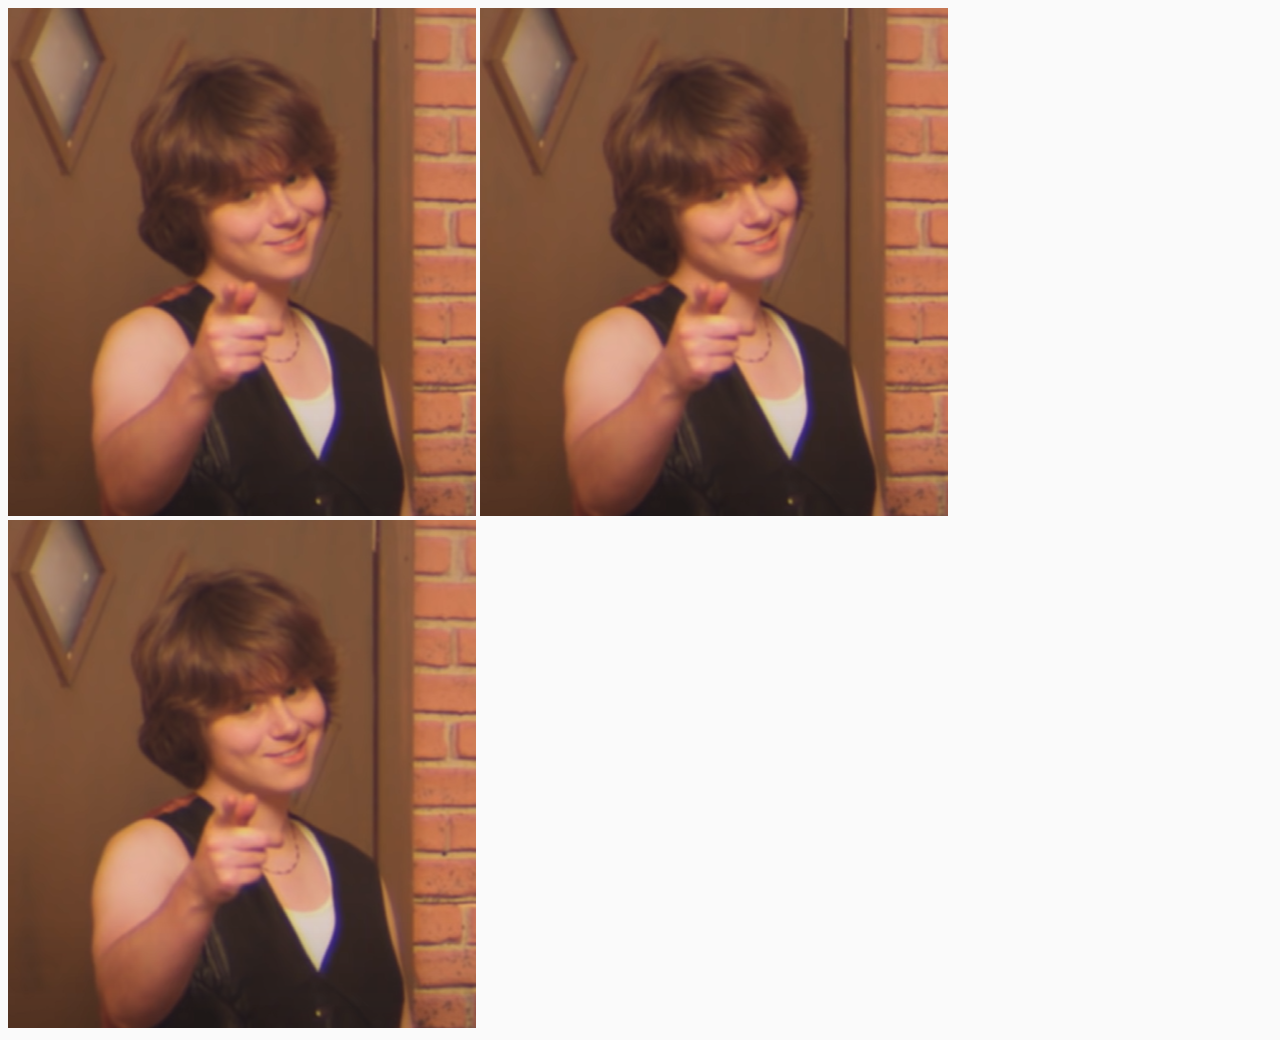
<file: HTML/index.html>
<!DOCTYPE html>

<html lang="ro">

    <head>
        <title>INSTAgrame</title>

        <meta name="viewport" content="width=device-width, initial-scale=1.0"/>

        <meta charset="UTF-8"/>

        <meta name="author" content="Denis"/>

        <link rel="stylesheet" type="text/css" href="../CSS/style.css"/>
        <script src="../Javascript/clickOnImage.js"></script>
    </head>

    <body>
        <img src="../Images/Profile/toomanycooks.png" onclick="openImage()" alt="image" id="image1">

        <img src="../Images/Profile/toomanycooks.png" onclick="openImage()" alt="image" id="image2">

        <img src="../Images/Profile/toomanycooks.png" onclick="openImage()" alt="image" id="image3">

        <div id="frameDivID" class="frameDiv">
            <div class="frameDivChild">
                <div class="mainDisplay">
                    <div class="mainDisplayFlex">
                        <div style="height: 100%; width: 55%; border-right: solid black 1.5px;">
                            <img src="../Images/Profile/toomanycooks.png" alt="toomanycooks" style="width: 100%; height: 100%;">
                        </div>

                        <div class="rightColumn">
                            <div style="display: flex; height: 6%; margin-top: 10px; padding-bottom: 10px; border-bottom: solid rgb(185, 185, 185) 1px;">
                                <div style="height: 100%; width: 10%; margin-left: 10px;">
                                    <a href="">
                                        <img src="../Images/Profile/toomanycooksmini.png" width="100%" height="100%">
                                    </a>
                                </div>

                                <div style="height: 100%; width: 80%;">
                                    <div style="position: relative; top: 25%; display: inline; font-weight: bold; margin-left: 20px; height: 100%; width: 100%;">
                                        <a href="" style="color: black; text-decoration: none;">cringanu_denis</a>
                                    </div>
                                </div>

                                <div style="height: 100%; width: 10%; margin-right: 10px;">
                                    <img src="../Images/Icons/moreButton.png" width="100%" height="100%">
                                </div>
                            </div>

                            <div style="height: 72%; width: 100%; display: flex; flex-direction: column; margin-left: 10px;">
                                
                                <div style="display: flex; flex-direction: row; width: 100%; height: 10%; padding-top: 15px; padding-bottom: 7.5px;">
                                    <div style="height: 100%; width: 8%;">
                                        <img src="../Images/Profile/toomanycooksmini.png" style="width: 100%; height: 80%;">
                                    </div>

                                    <div style="height: 100%; width: 92%; display: flex; flex-direction: column; margin-left: 20px;">
                                        <div style="width: 100%; height: 100%; display: flex; flex-direction: row;">
                                            <div style="width: 27.5%; height: 100%; font-weight: bold;">
                                                <a href="" style="text-decoration: none; color: black;">cringanu_denis</a>
                                            </div>

                                            <div style="width: 77.5%; height: 100%; ">
                                                Eram mai mic aici
                                            </div>
                                        </div>

                                        <div style="font-size: 14px; color: rgb(105, 105, 105); margin-top: 5px;">
                                            2 sapt.
                                        </div>
                                    </div>
                                </div>


                                <div style="display: flex; flex-direction: row; width: 100%; height: 10%; padding-top: 15px; padding-bottom: 7.5px;">
                                    <div style="height: 100%; width: 8%;">
                                        <img src="../Images/Profile/toomanycooksmini.png" style="width: 100%; height: 80%;">
                                    </div>

                                    <div style="height: 100%; width: 92%; display: flex; flex-direction: column; margin-left: 20px;">
                                        <div style="width: 100%; height: 100%; display: flex; flex-direction: row;">
                                            <div style="width: 27.5%; height: 100%; font-weight: bold;">
                                                <a href="" style="text-decoration: none; color: black;">cristea_petru</a>
                                            </div>

                                            <div style="width: 77.5%; height: 100%; ">
                                                Nu erai mic, erai doar prost!
                                            </div>
                                        </div>

                                        <div style="font-size: 14px; color: rgb(105, 105, 105); margin-top: 5px;">
                                            2 sapt.&nbsp;&nbsp;<b>Raspunde</b>
                                        </div>
                                    </div>
                                </div>


                            </div>

                            <div style="display: flex; flex-direction: row; height: 4%; border-top: solid rgb(185, 185, 185) 1px; padding-top: 5px; padding-bottom: 5px;">
                                <div style="width: 90%; height: 100%;">
                                    <div style="height: 100%; width: 100%; margin: 0px 0px 0px 10px;">
                                        <img src="../Images/Icons/likeIcon.png" style="width: 7%; height: 100%; margin-right: 10px;">
                                        <img src="../Images/Icons/commentIcon.png" style="width: 7%; height: 100%; margin-right: 10px;">
                                        <img src="../Images/Icons/sentIcon.png" style="width: 7%; height: 100%;">
                                    </div>
                                </div>

                                <div style="width: 10%; height: 100%;">
                                    <img src="../Images/Icons/bookmarkIcon.png" style="width: 100%; height: 100%;">
                                </div>
                            </div>

                            <div style="border-bottom: solid rgb(185, 185, 185) 1px;; display: flex; flex-direction: column; height: 11%;">
                                <div style="display: flex; flex-direction: row; width: 100%; height: 70%; margin-left: 10px; margin-top: 10px; font-family: Georgia, serif;">
                                    <div style="width: 20%; padding-bottom: 15px;">
                                        <img src="../Images/Profile/tmcc.png" style="position: relative; right: -30%; height: 100%; width: 25%;">
                                        <img src="../Images/Profile/tmcc.png" style="position: relative; right: 15%; height: 100%; width: 25%;">
                                        <img src="../Images/Profile/tmcc.png" style="position: relative; right: 60%; height: 100%; width: 25%;">
                                    </div>

                                    <div style="width: 80%; position: relative; left: -20px; top: 5px;">
                                        Apreciat de mine
                                    </div>
                                </div>

                                <div style="width: 100%; height: 30%; color: rgb(105, 105, 105); margin-left: 10px; font-size: 12px; position: relative; top: -5px;">
                                    13 IUNIE 2020
                                </div>
                            </div>

                            <div style="display: flex; flex-direction: row; height: 7%; margin-left: 10px; padding-top: 10px; padding-bottom: 10px;">
                                <div style="height: 100%; width: 10%;">
                                    <img src="../Images/Icons/emojiIcon.png" style="height: 100%; width: 100%;">
                                </div>

                                <div style="height: 100%; width: 70%;">
                                    <input type="text" style="height: 90%; width: 98%; border: none; font-size: 20px;" placeholder="Adauga un comentariu">
                                </div>

                                <div style="height: 100%; width: 20%; font-size: 20px; padding-top: 10px; color: rgb(2, 150, 150);">
                                    Posteaza
                                </div>
                            </div>
                        </div>
                    </div>
                </div>
                
            </div>

            <div class="exitButton">
                <img src="../Images/Icons/closeIcon.png" onclick="closeImage()" style="width: 100%; height: 100%;">
            </div>
        </div>
    </body>

</html>
</file>
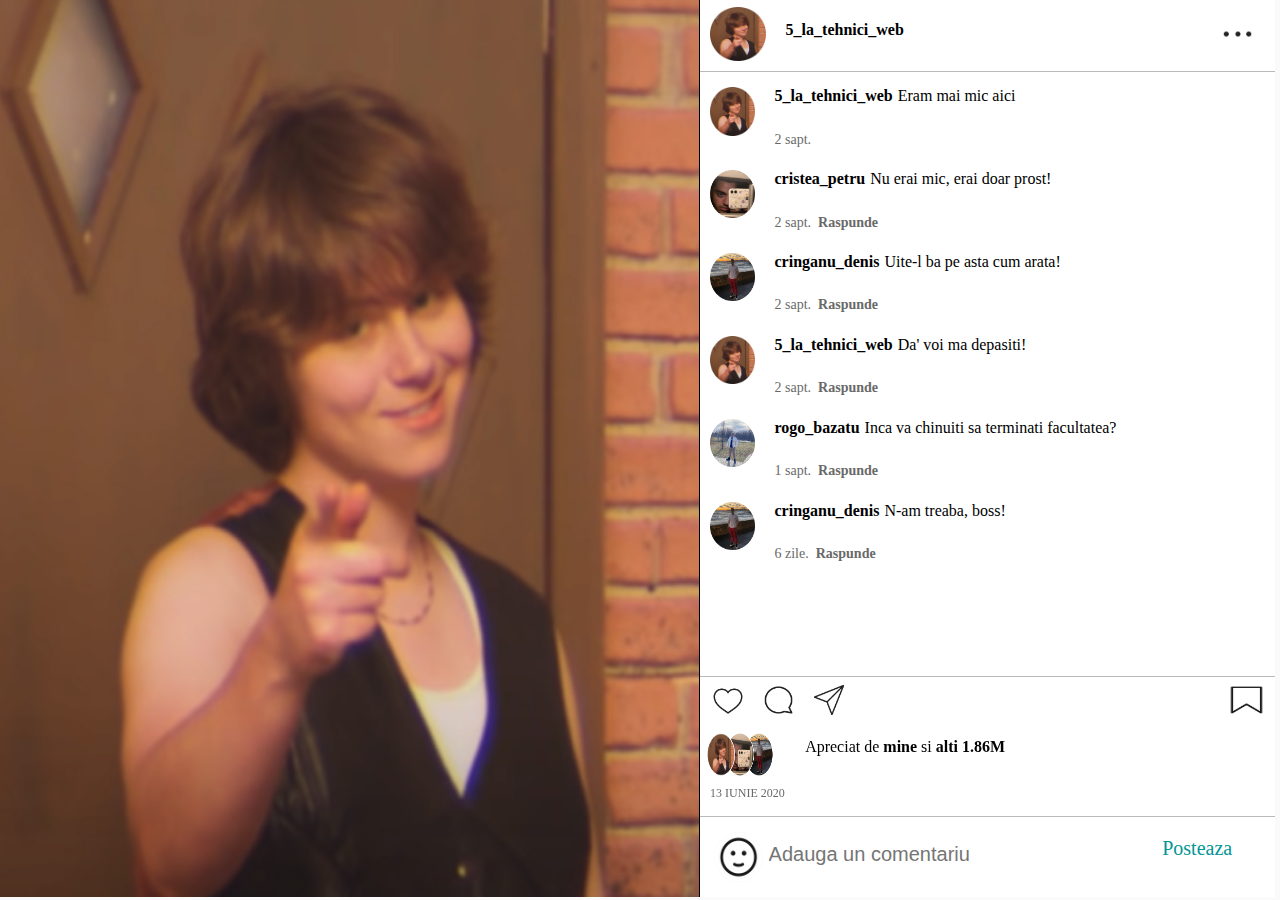
<file: HTML/1stPhoto.html>
<!DOCTYPE html>

<html lang="ro">

    <head>
        <title>INSTAgrame</title>

        <meta name="viewport" content="width=device-width, initial-scale=1.0"/>

        <meta charset="UTF-8"/>

        <meta name="author" content="Denis"/>

        <link rel="stylesheet" type="text/css" href="../CSS/style.css"/>
    </head>

    <body>
        <div style="width: 100vw; height: 100vh; position: fixed; margin-left: -1vw; margin-top: -1.2vh;">
            <div class="mainDisplayFlex">
                <div style="height: 100%; width: 55%; border-right: solid black 2px;">
                    <img src="../Images/Profile/toomanycooks.png" alt="toomanycooks" style="width: 100.1%; height: 100%;">
                </div>

                <div class="rightColumn">
                    <div style="display: flex; height: 6%; margin-top: 10px; padding-bottom: 10px; border-bottom: solid rgb(185, 185, 185) 1px;">
                        <div style="height: 100%; width: 10%; margin-left: 10px;">
                            <a href="">
                                <img src="../Images/Profile/toomanycooksmini.png" width="100%" height="100%">
                            </a>
                        </div>

                        <div style="height: 100%; width: 80%;">
                            <div style="position: relative; top: 25%; display: inline; font-weight: bold; margin-left: 20px; height: 100%; width: 100%;">
                                <a href="" style="color: black; text-decoration: none;">5_la_tehnici_web</a>
                            </div>
                        </div>

                        <div style="height: 100%; width: 10%; margin-right: 10px;">
                            <img src="../Images/Icons/moreButton.png" width="100%" height="100%">
                        </div>
                    </div>

                    <div style="height: 72%; width: 100%; display: flex; flex-direction: column; margin-left: 10px;">
                        
                        <div style="display: flex; flex-direction: row; width: 100%; height: 10%; padding-top: 15px; padding-bottom: 7.5px;">
                            <div style="height: 100%; width: 8%;">
                                <img src="../Images/Profile/toomanycooksmini.png" style="width: 100%; height: 80%;">
                            </div>

                            <div style="height: 100%; width: 92%; display: flex; flex-direction: column; margin-left: 20px;">
                                <div style="width: 100%; height: 100%; display: flex; flex-direction: row;">
                                    <div style="height: 100%; font-weight: bold; margin-right: 5px;">
                                        <a href="" style="text-decoration: none; color: black;">5_la_tehnici_web</a>
                                    </div>

                                    <div style="height: 100%; ">
                                        Eram mai mic aici
                                    </div>
                                </div>

                                <div style="font-size: 14px; color: rgb(105, 105, 105); margin-top: 5px;">
                                    2 sapt.
                                </div>
                            </div>
                        </div>


                        <div style="display: flex; flex-direction: row; width: 100%; height: 10%; padding-top: 15px; padding-bottom: 7.5px;">
                            <div style="height: 100%; width: 8%;">
                                <img src="../Images/Profile/cristea_petru.png" style="width: 100%; height: 80%;">
                            </div>

                            <div style="height: 100%; width: 92%; display: flex; flex-direction: column; margin-left: 20px;">
                                <div style="width: 100%; height: 100%; display: flex; flex-direction: row;">
                                    <div style="height: 100%; font-weight: bold; margin-right: 5px;">
                                        <a href="" style="text-decoration: none; color: black;">cristea_petru</a>
                                    </div>

                                    <div style="height: 100%;">
                                        Nu erai mic, erai doar prost!
                                    </div>
                                </div>

                                <div style="font-size: 14px; color: rgb(105, 105, 105); margin-top: 5px;">
                                    2 sapt.&nbsp;&nbsp;<b>Raspunde</b>
                                </div>
                            </div>
                        </div>

                        <div style="display: flex; flex-direction: row; width: 100%; height: 10%; padding-top: 15px; padding-bottom: 7.5px;">
                            <div style="height: 100%; width: 8%;">
                                <img src="../Images/Profile/cringanu_denis.png" style="width: 100%; height: 80%;">
                            </div>

                            <div style="height: 100%; width: 92%; display: flex; flex-direction: column; margin-left: 20px;">
                                <div style="width: 100%; height: 100%; display: flex; flex-direction: row;">
                                    <div style="height: 100%; font-weight: bold; margin-right: 5px;">
                                        <a href="" style="text-decoration: none; color: black;">cringanu_denis</a>
                                    </div>

                                    <div style="height: 100%;">
                                        Uite-l ba pe asta cum arata!
                                    </div>
                                </div>

                                <div style="font-size: 14px; color: rgb(105, 105, 105); margin-top: 5px;">
                                    2 sapt.&nbsp;&nbsp;<b>Raspunde</b>
                                </div>
                            </div>
                        </div>

                        <div style="display: flex; flex-direction: row; width: 100%; height: 10%; padding-top: 15px; padding-bottom: 7.5px;">
                            <div style="height: 100%; width: 8%;">
                                <img src="../Images/Profile/toomanycooksmini.png" style="width: 100%; height: 80%;">
                            </div>

                            <div style="height: 100%; width: 92%; display: flex; flex-direction: column; margin-left: 20px;">
                                <div style="width: 100%; height: 100%; display: flex; flex-direction: row;">
                                    <div style="height: 100%; font-weight: bold; margin-right: 5px;">
                                        <a href="" style="text-decoration: none; color: black;">5_la_tehnici_web</a>
                                    </div>

                                    <div style="height: 100%;">
                                        Da' voi ma depasiti!
                                    </div>
                                </div>

                                <div style="font-size: 14px; color: rgb(105, 105, 105); margin-top: 5px;">
                                    2 sapt.&nbsp;&nbsp;<b>Raspunde</b>
                                </div>
                            </div>
                        </div>

                        <div style="display: flex; flex-direction: row; width: 100%; height: 10%; padding-top: 15px; padding-bottom: 7.5px;">
                            <div style="height: 100%; width: 8%;">
                                <img src="../Images/Profile/rogo.png" style="width: 100%; height: 80%;">
                            </div>

                            <div style="height: 100%; width: 92%; display: flex; flex-direction: column; margin-left: 20px;">
                                <div style="width: 100%; height: 100%; display: flex; flex-direction: row;">
                                    <div style="height: 100%; font-weight: bold; margin-right: 5px;">
                                        <a href="" style="text-decoration: none; color: black;">rogo_bazatu</a>
                                    </div>

                                    <div style="height: 100%;">
                                        Inca va chinuiti sa terminati facultatea?
                                    </div>
                                </div>

                                <div style="font-size: 14px; color: rgb(105, 105, 105); margin-top: 5px;">
                                    1 sapt.&nbsp;&nbsp;<b>Raspunde</b>
                                </div>
                            </div>
                        </div>

                        <div style="display: flex; flex-direction: row; width: 100%; height: 10%; padding-top: 15px; padding-bottom: 7.5px;">
                            <div style="height: 100%; width: 8%;">
                                <img src="../Images/Profile/cringanu_denis.png" style="width: 100%; height: 80%;">
                            </div>

                            <div style="height: 100%; width: 92%; display: flex; flex-direction: column; margin-left: 20px;">
                                <div style="width: 100%; height: 100%; display: flex; flex-direction: row;">
                                    <div style="height: 100%; font-weight: bold; margin-right: 5px;">
                                        <a href="" style="text-decoration: none; color: black;">cringanu_denis</a>
                                    </div>

                                    <div style="height: 100%;">
                                        N-am treaba, boss!
                                    </div>
                                </div>

                                <div style="font-size: 14px; color: rgb(105, 105, 105); margin-top: 5px;">
                                    6 zile.&nbsp;&nbsp;<b>Raspunde</b>
                                </div>
                            </div>
                        </div>

                    </div>

                    <div style="display: flex; flex-direction: row; height: 4%; border-top: solid rgb(185, 185, 185) 1px; padding-top: 5px; padding-bottom: 5px;">
                        <div style="width: 90%; height: 100%;">
                            <div style="height: 100%; width: 100%; margin: 0px 0px 0px 10px;">
                                <img src="../Images/Icons/likeIcon.png" style="width: 7%; height: 100%; margin-right: 10px;">
                                <img src="../Images/Icons/commentIcon.png" style="width: 7%; height: 100%; margin-right: 10px;">
                                <img src="../Images/Icons/sentIcon.png" style="width: 7%; height: 100%;">
                            </div>
                        </div>

                        <div style="width: 10%; height: 100%;">
                            <img src="../Images/Icons/bookmarkIcon.png" style="width: 100%; height: 100%;">
                        </div>
                    </div>

                    <div style="border-bottom: solid rgb(185, 185, 185) 1px;; display: flex; flex-direction: column; height: 11%;">
                        <div style="display: flex; flex-direction: row; width: 100%; height: 70%; margin-left: 10px; margin-top: 10px; font-family: Georgia, serif;">
                            <div style="width: 20%; padding-bottom: 15px;">
                                <img src="../Images/Profile/cringanu_denis_white.png" style="position: relative; right: -30%; height: 100%; width: 25%;">
                                <img src="../Images/Profile/cristea_petru_white.png" style="position: relative; right: 15%; height: 100%; width: 25%;">
                                <img src="../Images/Profile/tmcc.png" style="position: relative; right: 60%; height: 100%; width: 25%;">
                            </div>

                            <div style="width: 80%; position: relative; left: -20px; top: 5px;">
                                Apreciat de <b>mine</b> si <b>alti 1.86M</b>
                            </div>
                        </div>

                        <div style="width: 100%; height: 30%; color: rgb(105, 105, 105); margin-left: 10px; font-size: 12px; position: relative; top: -5px;">
                            13 IUNIE 2020
                        </div>
                    </div>

                    <div style="display: flex; flex-direction: row; height: 7%; margin-left: 10px; padding-top: 10px; padding-bottom: 10px;">
                        <div style="height: 100%; width: 10%;">
                            <img src="../Images/Icons/emojiIcon.png" style="height: 100%; width: 100%;">
                        </div>

                        <div style="height: 100%; width: 70%;">
                            <input type="text" style="height: 90%; width: 98%; border: none; font-size: 20px;" placeholder="Adauga un comentariu">
                        </div>

                        <div style="height: 100%; width: 20%; font-size: 20px; padding-top: 10px; color: rgb(2, 150, 150);">
                            Posteaza
                        </div>
                    </div>
                </div>
            </div>
        </div>

    </body>

</html>
</file>
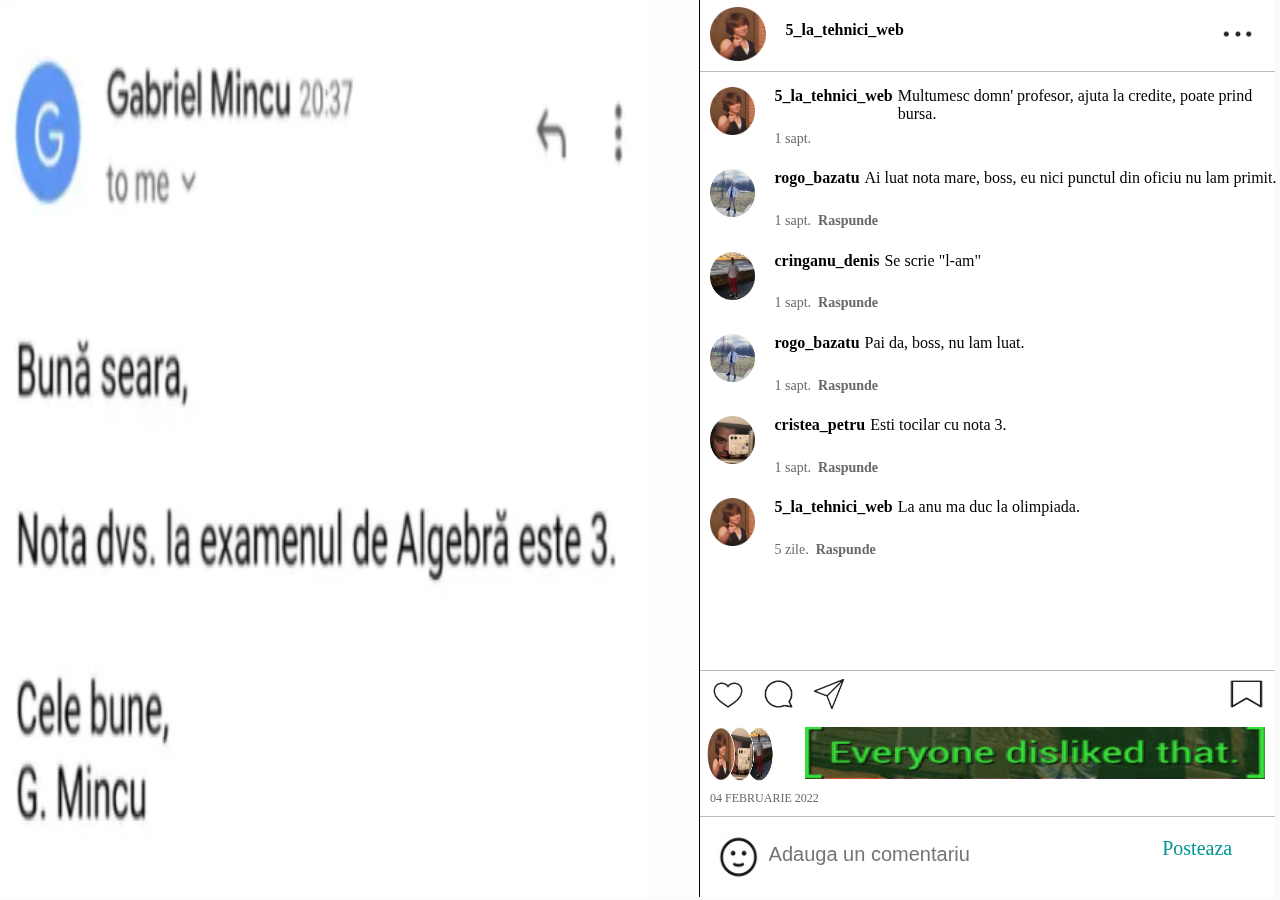
<file: HTML/2ndPhoto.html>
<!DOCTYPE html>

<html lang="ro">

    <head>
        <title>INSTAgrame</title>

        <meta name="viewport" content="width=device-width, initial-scale=1.0"/>

        <meta charset="UTF-8"/>

        <meta name="author" content="Denis"/>

        <link rel="stylesheet" type="text/css" href="../CSS/style.css"/>
    </head>

    <body>
        <div style="width: 100vw; height: 100vh; position: fixed; margin-left: -1vw; margin-top: -1.2vh;">
            <div class="mainDisplayFlex">
                <div style="height: 100%; width: 55%; border-right: solid black 2px;">
                    <img src="../Images/Post/restanta.png" alt="toomanycooks" style="width: 100.1%; height: 100%;">
                </div>

                <div class="rightColumn">
                    <div style="display: flex; height: 6%; margin-top: 10px; padding-bottom: 10px; border-bottom: solid rgb(185, 185, 185) 1px;">
                        <div style="height: 100%; width: 10%; margin-left: 10px;">
                            <a href="">
                                <img src="../Images/Profile/toomanycooksmini.png" width="100%" height="100%">
                            </a>
                        </div>

                        <div style="height: 100%; width: 80%;">
                            <div style="position: relative; top: 25%; display: inline; font-weight: bold; margin-left: 20px; height: 100%; width: 100%;">
                                <a href="" style="color: black; text-decoration: none;">5_la_tehnici_web</a>
                            </div>
                        </div>

                        <div style="height: 100%; width: 10%; margin-right: 10px;">
                            <img src="../Images/Icons/moreButton.png" width="100%" height="100%">
                        </div>
                    </div>

                    <div style="height: 72%; width: 100%; display: flex; flex-direction: column; margin-left: 10px;">
                        
                        <div style="display: flex; flex-direction: row; width: 100%; height: 10%; padding-top: 15px; padding-bottom: 7.5px;">
                            <div style="height: 100%; width: 8%;">
                                <img src="../Images/Profile/toomanycooksmini.png" style="width: 100%; height: 80%;">
                            </div>

                            <div style="height: 100%; width: 92%; display: flex; flex-direction: column; margin-left: 20px;">
                                <div style="width: 100%; height: 100%; display: flex; flex-direction: row;">
                                    <div style="height: 100%; font-weight: bold; margin-right: 5px;">
                                        <a href="" style="text-decoration: none; color: black;">5_la_tehnici_web</a>
                                    </div>

                                    <div style="height: 100%; ">
                                        Multumesc domn' profesor, ajuta la credite, poate prind bursa.
                                    </div>
                                </div>

                                <div style="font-size: 14px; color: rgb(105, 105, 105); margin-top: 5px;">
                                    1 sapt.
                                </div>
                            </div>
                        </div>


                        <div style="display: flex; flex-direction: row; width: 100%; height: 10%; padding-top: 15px; padding-bottom: 7.5px;">
                            <div style="height: 100%; width: 8%;">
                                <img src="../Images/Profile/rogo.png" style="width: 100%; height: 80%;">
                            </div>

                            <div style="height: 100%; width: 92%; display: flex; flex-direction: column; margin-left: 20px;">
                                <div style="width: 100%; height: 100%; display: flex; flex-direction: row;">
                                    <div style="height: 100%; font-weight: bold; margin-right: 5px;">
                                        <a href="" style="text-decoration: none; color: black;">rogo_bazatu</a>
                                    </div>

                                    <div style="height: 100%;">
                                        Ai luat nota mare, boss, eu nici punctul din oficiu nu lam primit.
                                    </div>
                                </div>

                                <div style="font-size: 14px; color: rgb(105, 105, 105); margin-top: 5px;">
                                    1 sapt.&nbsp;&nbsp;<b>Raspunde</b>
                                </div>
                            </div>
                        </div>

                        <div style="display: flex; flex-direction: row; width: 100%; height: 10%; padding-top: 15px; padding-bottom: 7.5px;">
                            <div style="height: 100%; width: 8%;">
                                <img src="../Images/Profile/cringanu_denis.png" style="width: 100%; height: 80%;">
                            </div>

                            <div style="height: 100%; width: 92%; display: flex; flex-direction: column; margin-left: 20px;">
                                <div style="width: 100%; height: 100%; display: flex; flex-direction: row;">
                                    <div style="height: 100%; font-weight: bold; margin-right: 5px;">
                                        <a href="" style="text-decoration: none; color: black;">cringanu_denis</a>
                                    </div>

                                    <div style="height: 100%;">
                                        Se scrie "l-am"
                                    </div>
                                </div>

                                <div style="font-size: 14px; color: rgb(105, 105, 105); margin-top: 5px;">
                                    1 sapt.&nbsp;&nbsp;<b>Raspunde</b>
                                </div>
                            </div>
                        </div>

                        <div style="display: flex; flex-direction: row; width: 100%; height: 10%; padding-top: 15px; padding-bottom: 7.5px;">
                            <div style="height: 100%; width: 8%;">
                                <img src="../Images/Profile/rogo.png" style="width: 100%; height: 80%;">
                            </div>

                            <div style="height: 100%; width: 92%; display: flex; flex-direction: column; margin-left: 20px;">
                                <div style="width: 100%; height: 100%; display: flex; flex-direction: row;">
                                    <div style="height: 100%; font-weight: bold; margin-right: 5px;">
                                        <a href="" style="text-decoration: none; color: black;">rogo_bazatu</a>
                                    </div>

                                    <div style="height: 100%;">
                                        Pai da, boss, nu lam luat.
                                    </div>
                                </div>

                                <div style="font-size: 14px; color: rgb(105, 105, 105); margin-top: 5px;">
                                    1 sapt.&nbsp;&nbsp;<b>Raspunde</b>
                                </div>
                            </div>
                        </div>

                        <div style="display: flex; flex-direction: row; width: 100%; height: 10%; padding-top: 15px; padding-bottom: 7.5px;">
                            <div style="height: 100%; width: 8%;">
                                <img src="../Images/Profile/cristea_petru.png" style="width: 100%; height: 80%;">
                            </div>

                            <div style="height: 100%; width: 92%; display: flex; flex-direction: column; margin-left: 20px;">
                                <div style="width: 100%; height: 100%; display: flex; flex-direction: row;">
                                    <div style="height: 100%; font-weight: bold; margin-right: 5px;">
                                        <a href="" style="text-decoration: none; color: black;">cristea_petru</a>
                                    </div>

                                    <div style="height: 100%;">
                                        Esti tocilar cu nota 3.
                                    </div>
                                </div>

                                <div style="font-size: 14px; color: rgb(105, 105, 105); margin-top: 5px;">
                                    1 sapt.&nbsp;&nbsp;<b>Raspunde</b>
                                </div>
                            </div>
                        </div>

                        <div style="display: flex; flex-direction: row; width: 100%; height: 10%; padding-top: 15px; padding-bottom: 7.5px;">
                            <div style="height: 100%; width: 8%;">
                                <img src="../Images/Profile/toomanycooksmini.png" style="width: 100%; height: 80%;">
                            </div>

                            <div style="height: 100%; width: 92%; display: flex; flex-direction: column; margin-left: 20px;">
                                <div style="width: 100%; height: 100%; display: flex; flex-direction: row;">
                                    <div style="height: 100%; font-weight: bold; margin-right: 5px;">
                                        <a href="" style="text-decoration: none; color: black;">5_la_tehnici_web</a>
                                    </div>

                                    <div style="height: 100%;">
                                        La anu ma duc la olimpiada.
                                    </div>
                                </div>

                                <div style="font-size: 14px; color: rgb(105, 105, 105); margin-top: 5px;">
                                    5 zile.&nbsp;&nbsp;<b>Raspunde</b>
                                </div>
                            </div>
                        </div>

                    </div>

                    <div style="display: flex; flex-direction: row; height: 4%; border-top: solid rgb(185, 185, 185) 1px; padding-top: 5px; padding-bottom: 5px;">
                        <div style="width: 90%; height: 100%;">
                            <div style="height: 100%; width: 100%; margin: 0px 0px 0px 10px;">
                                <img src="../Images/Icons/likeIcon.png" style="width: 7%; height: 100%; margin-right: 10px;">
                                <img src="../Images/Icons/commentIcon.png" style="width: 7%; height: 100%; margin-right: 10px;">
                                <img src="../Images/Icons/sentIcon.png" style="width: 7%; height: 100%;">
                            </div>
                        </div>

                        <div style="width: 10%; height: 100%;">
                            <img src="../Images/Icons/bookmarkIcon.png" style="width: 100%; height: 100%;">
                        </div>
                    </div>

                    <div style="border-bottom: solid rgb(185, 185, 185) 1px;; display: flex; flex-direction: column; height: 11%;">
                        <div style="display: flex; flex-direction: row; width: 100%; height: 70%; margin-left: 10px; margin-top: 10px; font-family: Georgia, serif;">
                            <div style="width: 20%; padding-bottom: 15px;">
                                <img src="../Images/Profile/cringanu_denis_white.png" style="position: relative; right: -30%; height: 100%; width: 25%;">
                                <img src="../Images/Profile/cristea_petru_white.png" style="position: relative; right: 15%; height: 100%; width: 25%;">
                                <img src="../Images/Profile/tmcc.png" style="position: relative; right: 60%; height: 100%; width: 25%;">
                            </div>

                            <div style="width: 80%; position: relative; left: -20px; top: 0px;">
                                <img src="../Images/Post/cover6.jpg" width="100%" height="75%">
                            </div>
                        </div>

                        <div style="width: 100%; height: 30%; color: rgb(105, 105, 105); margin-left: 10px; font-size: 12px; position: relative; top: -5px;">
                            04 FEBRUARIE 2022
                        </div>
                    </div>

                    <div style="display: flex; flex-direction: row; height: 7%; margin-left: 10px; padding-top: 10px; padding-bottom: 10px;">
                        <div style="height: 100%; width: 10%;">
                            <img src="../Images/Icons/emojiIcon.png" style="height: 100%; width: 100%;">
                        </div>

                        <div style="height: 100%; width: 70%;">
                            <input type="text" style="height: 90%; width: 98%; border: none; font-size: 20px;" placeholder="Adauga un comentariu">
                        </div>

                        <div style="height: 100%; width: 20%; font-size: 20px; padding-top: 10px; color: rgb(2, 150, 150);">
                            Posteaza
                        </div>
                    </div>
                </div>
            </div>
        </div>

    </body>

</html>
</file>
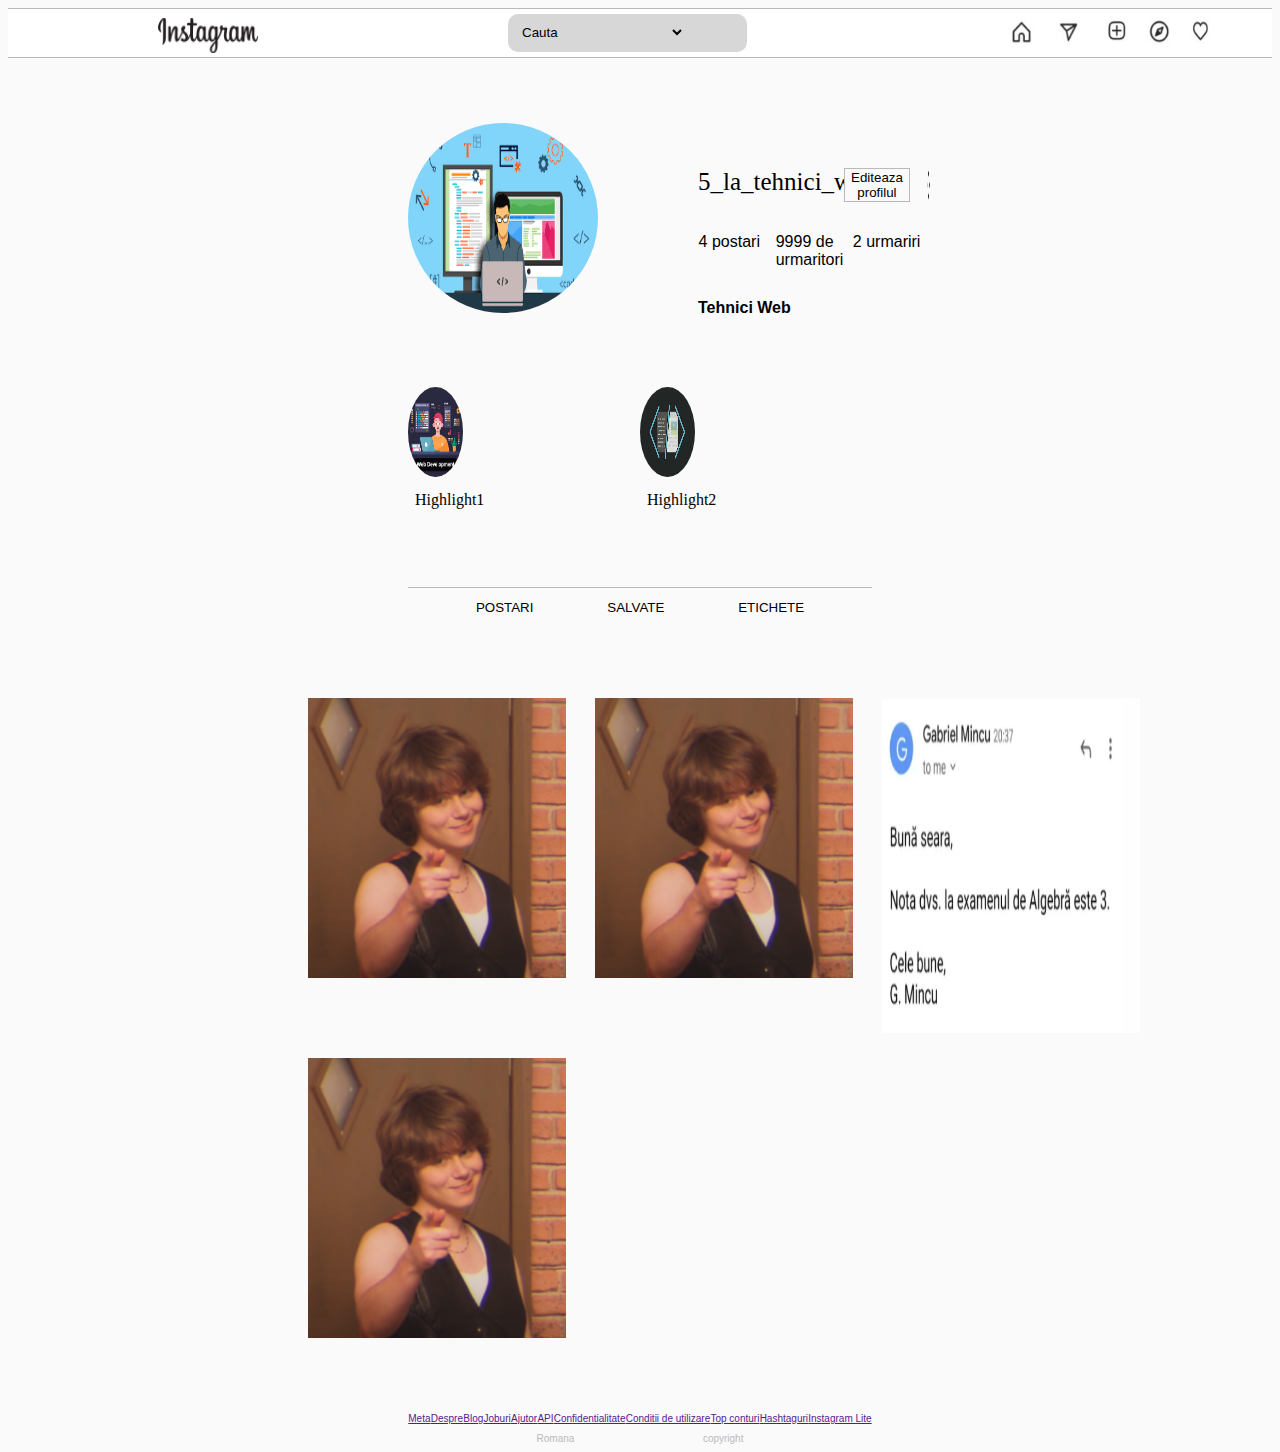
<file: insta/insta.html>
<!DOCTYPE html>
<html>
<head>
  <meta name="viewport" content="width=device-width, initial-scale=1.0">
  <link rel="stylesheet" type="text/css" href="../CSS/style.css"/>
<script src="../Javascript/clickOnImage.js"></script>
<title>INSTAgrame</title>
<style>
  @media screen and (max-width: 1050px) {
  div{
    font-size: 10px;
  }
  @media screen and (max-width: 1050px){
    button{
      font-size: 10px;
    }
  }
    
}

.navbar {
  border: solid;
  border-color: rgb(185, 185, 185);
  border-left: black;
  border-right: black;
  border-width: 1px;
  overflow: hidden;
  background-color: rgb(255, 255, 255);
  position: sticky;
  top: 0;
}

</style>
</head>
<body style="background-color:rgb(250,250,250);">
  <div class="navbar" style="display: flex;"> 
    <div><img src="insta.png" alt="insta" style="width: 20%; height: 35px; margin-right: 350px; margin-top: 9px; margin-left: 150px;"></div>
    <div style="margin-right: -40px; margin-top: 5px; background-color: rgb(215, 215, 215); border-radius: 10px; width: 90%; margin-bottom: 5px;">
      <select name="cautari" style="background-color: rgb(215, 215, 215); border: none; margin: 10px;  overflow: hidden; width: 70%;">
            <option style="display:none;">Cauta</option>
            <option value="denis" style="background-color: rgb(215, 215, 215);">petru.theodor</option>
            <option value="denis" style="background-color: rgb(215, 215, 215);">cringanu.denis</option>
            <option value="messi" style="background-color: rgb(215, 215, 215);">lewisHamilton</option>
      </select>
    </div>
    <div style="display: flex; margin-left: 300px; width: 100%;">
      <div><a href=""><img src="casuta.jpeg" alt="casuta" style="width: 70%; height: 35px; margin-right: 9px; margin-top: 5px;"></a></div> 
      <div><a href=""><img src="forward.jpeg" alt="forward" style="width: 70%; height: 35px; margin-right: 9px; margin-top: 5px;"></a></div>
      <div><a href=""><img src="plus.jpeg" alt="plus" style="width: 70%; height: 35px; margin-right: 9px; margin-top: 5px;"></a></div>
      <div><a href=""><img src="busola.jpeg" alt="busola" style="width: 70%; height: 35px; margin-right: 9px; margin-top: 5px;"></a></div>
      <div><a href=""><img src="inima.jpeg" alt="inima" style="width: 70%; height: 35px; margin-top: 6px;"></a></div>
  </div>
</div>
<div style="margin-left: 400px; margin-right: 400px; margin-top: 65px; background-color:rgb(250,250,250); width: 10%px; display: flex; flex-direction: column;">
    <div style="display:flex; flex-direction: row;">
      <div style="margin-right: 100px;"><img src="web_develop.png" alt="web_dev" style="width: 190px; height: 190px; border-radius: 50%;"></div>
      <div style="display: flex; flex-direction: column; width: 50%;"> 
        <div style="display: flex; flex-direction: row; height: 20px; margin-top: 30px; width:100%;">
           <div style="margin-top: 15px; margin-right:30px; font-size: 25px;  width: 50%;">5_la_tehnici_web</div>
           <div style="font-size: large; margin-top: 15px; height: 25px; margin-right: 25px;  width: 25%;"><button  style="background-color: rgb(250, 250, 250); border:solid; border-width: 1px; border-color: rgb(185, 185, 185);">Editeaza profilul</button></div>
           <div><a href=""><img src="setari.jpeg" alt="setari" style="height: 35px; margin-top: 15px;  width: 85%;"></a></div>
        </div>
        <div style="display: flex; flex-direction: row; margin-top: 60px; justify-content: space-evenly">
            <div style="font-family: Verdana, Geneva, Tahoma, sans-serif; width: 33%;">4 postari</div>
            <div style="font-family: Verdana, Geneva, Tahoma, sans-serif; width: 33%;">9999 de urmaritori</div>
            <div style="font-family: Verdana, Geneva, Tahoma, sans-serif; width: 33%;">2 urmariri</div>
        </div>
        <div style="margin-top: 30px; font-family: Verdana, Geneva, Tahoma, sans-serif; font-weight: bold;">Tehnici Web</div>
      </div>
    </div>
    <div style="width: 100%; height: 200px; margin-top: 70px; display: flex; flex-direction: row; border-bottom: solid; border-width: 1px; border-color: rgb(185, 185, 185);">
        <div style="display: flex; flex-direction: column; width: 100%;">
           <div style="margin-right: 50px;"><a href=""><img src="h1.jfif" alt="h1" style="width:30%;height: 90px; border-radius: 50%;"></a></div>
           <div style="margin-top: 10px; margin-left: 7px;">Highlight1</div>
        </div>
        <div style="display: flex; flex-direction: column; width: 100%;">
          <div style="margin-right: 50px;"><a href=""><img src="h2.jfif" alt="h2" style="width:30%; height: 90px; border-radius: 50%;"></a></div>
          <div style="margin-top: 10px; margin-left: 7px;">Highlight2</div>
        </div>    
    </div>
    <div style=" width: 100%; font-family: Verdana, Geneva, Tahoma, sans-serif; height: 50px; margin-top: 10px; display: flex; flex-direction: row; justify-content: space-evenly;">
        <div> <button  style="background-color: rgb(250, 250, 250);border: 0px;">POSTARI</button></div>
        <div> <button  style="background-color: rgb(250, 250, 250);border: 0px;">SALVATE</button></div>
        <div> <button  style="background-color: rgb(250, 250, 250); border: 0px;">ETICHETE</button></div>
    </div>
    <div style="font-family: Verdana, Geneva, Tahoma, sans-serif; display: flex; justify-content:space-between; flex-wrap: wrap; margin: 50px -100px 50px -100px; width: 65vw;">
      
        <img src="../Images/Profile/toomanycooks.png" onclick="openImage(4)" alt="image" id="image1" width="31%" height="300%" style="margin-bottom: 3%;">
  
        <img src="../Images/Profile/toomanycooks.png" onclick="openImage(3)" alt="image" id="image2" width="31%" height="300%" style="margin-bottom: 3%;">
  
        <img src="../Images/Post/restanta.png" onclick="openImage(2)" alt="image" id="image3" width="31%" height="335px" style="margin-bottom: 3%;">
  
        <img src="../Images/Profile/toomanycooks.png" onclick="openImage(1)" alt="image" id="image3" width="31%" height="300%" style="margin-bottom: 3%;">
  
        <div id="frameDivID" class="frameDiv">
            <div class="frameDivChild">
                <div class="mainDisplay">
                    <iframe src="../HTML/1stPhoto.html" id="photo_1" width="100%" height="100%"></iframe>
  
                    <iframe src="../HTML/2ndPhoto.html" id="photo_2" width="100%" height="100%"></iframe>
  
                    <iframe src="../HTML/3rdPhoto.html" id="photo_3" width="100%" height="100%"></iframe>
  
                    <iframe src="../HTML/4thPhoto.html" id="photo_4" width="100%" height="100%"></iframe>
                </div>
                  
              </div>
  
              <div class="exitButton">
                  <img src="../Images/Icons/closeIcon.png" onclick="closeImage()" style="width: 100%; height: 100%;">
              </div>
          </div>
  
  
      </div>
    <div style="display: flex; justify-content: space-evenly; font-family: Verdana, Geneva, Tahoma, sans-serif; font-size: 10px; color: rgb(185, 185, 185)">
        <div> <a href="">Meta</a></div>
        <div> <a href="">Despre </a></div>
        <div> <a href="">Blog</a></div>
        <div> <a href="">Joburi</a></div>
        <div> <a href="">Ajutor</a></div>
        <div> <a href="">API</a></div>
        <div> <a href="">Confidentialitate</a></div>
        <div> <a href="">Conditii de utilizare</a></div>
        <div> <a href="">Top conturi</a></div>
        <div> <a href="">Hashtaguri</a></div>
        <div> <a href="">Instagram Lite</a></div>
    </div>
    <div style="font-family: Verdana, Geneva, Tahoma, sans-serif; display: flex; flex-direction: row; justify-content: space-evenly; margin-top: 9px; font-size: 10px; color: rgb(185, 185, 185)">
        <div>Romana</div>
        <div>copyright</div>
    </div>
</div>
</body>
</html>
</file>
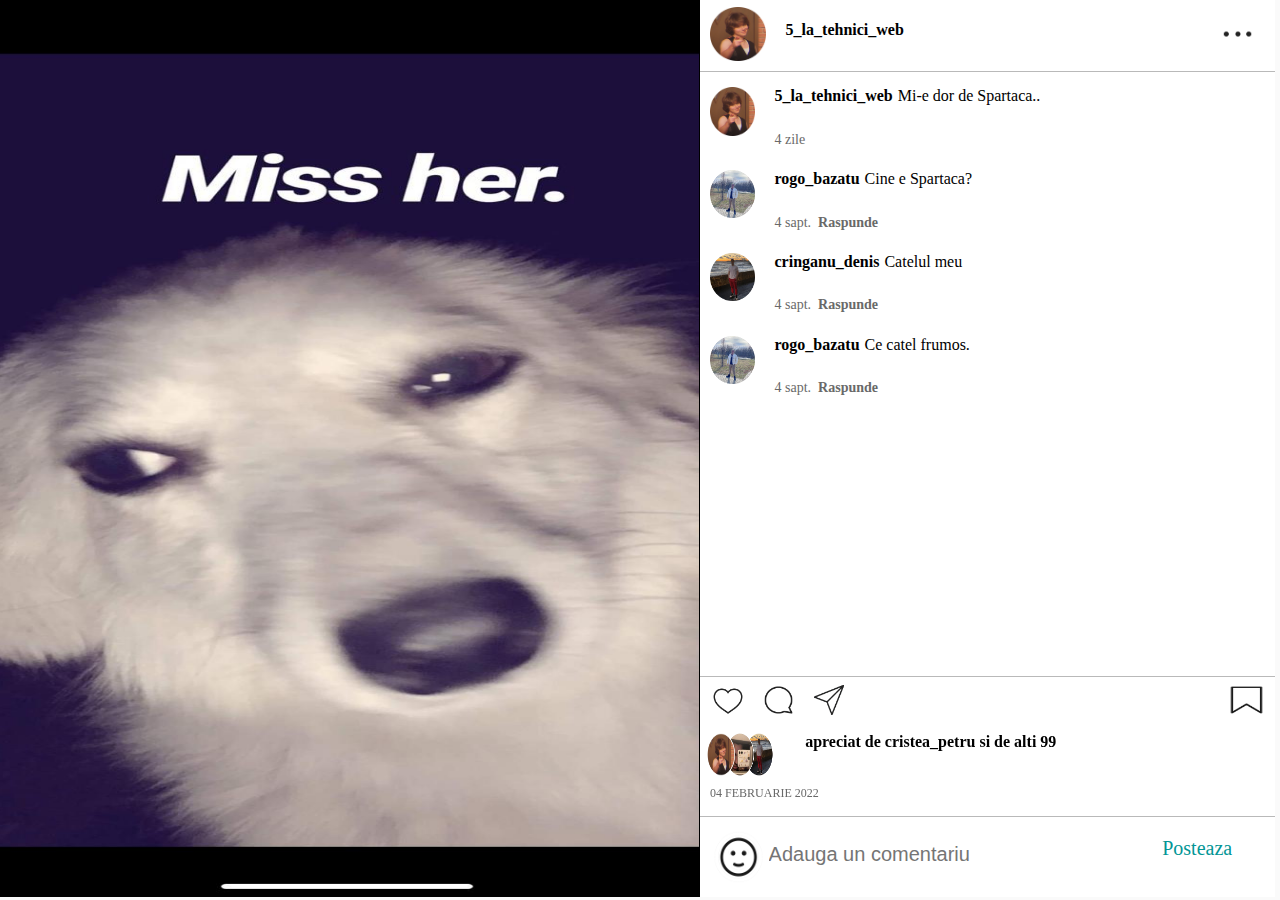
<file: TW_tema-main/HTML/3rdPhoto.html>
<!DOCTYPE html>

<html lang="ro">

    <head>
        <title>INSTAgrame</title>

        <meta name="viewport" content="width=device-width, initial-scale=1.0"/>

        <meta charset="UTF-8"/>

        <meta name="author" content="Denis"/>

        <link rel="stylesheet" type="text/css" href="../CSS/style.css"/>
    </head>

    <body>
        <div style="width: 100vw; height: 100vh; position: fixed; margin-left: -1vw; margin-top: -1.2vh;">
            <div class="mainDisplayFlex">
                <div style="height: 100%; width: 55%; border-right: solid black 2px;">
                    <img src="../Images/Profile/spartaca.jpeg" alt="spartaca" style="width: 100.1%; height: 100%;">
                </div>

                <div class="rightColumn">
                    <div style="display: flex; height: 6%; margin-top: 10px; padding-bottom: 10px; border-bottom: solid rgb(185, 185, 185) 1px;">
                        <div style="height: 100%; width: 10%; margin-left: 10px;">
                            <a href="">
                                <img src="../Images/Profile/toomanycooksmini.png" width="100%" height="100%">
                            </a>
                        </div>

                        <div style="height: 100%; width: 80%;">
                            <div style="position: relative; top: 25%; display: inline; font-weight: bold; margin-left: 20px; height: 100%; width: 100%;">
                                <a href="" style="color: black; text-decoration: none;">5_la_tehnici_web</a>
                            </div>
                        </div>

                        <div style="height: 100%; width: 10%; margin-right: 10px;">
                            <img src="../Images/Icons/moreButton.png" width="100%" height="100%">
                        </div>
                    </div>

                    <div style="height: 72%; width: 100%; display: flex; flex-direction: column; margin-left: 10px;">
                        
                        <div style="display: flex; flex-direction: row; width: 100%; height: 10%; padding-top: 15px; padding-bottom: 7.5px;">
                            <div style="height: 100%; width: 8%;">
                                <img src="../Images/Profile/toomanycooksmini.png" style="width: 100%; height: 80%;">
                            </div>

                            <div style="height: 100%; width: 92%; display: flex; flex-direction: column; margin-left: 20px;">
                                <div style="width: 100%; height: 100%; display: flex; flex-direction: row;">
                                    <div style="height: 100%; font-weight: bold; margin-right: 5px;">
                                        <a href="" style="text-decoration: none; color: black;">5_la_tehnici_web</a>
                                    </div>

                                    <div style="height: 100%; ">
                                       Mi-e dor de Spartaca..
                                    </div>
                                </div>

                                <div style="font-size: 14px; color: rgb(105, 105, 105); margin-top: 5px;">
                                    4 zile
                                </div>
                            </div>
                        </div>


                        <div style="display: flex; flex-direction: row; width: 100%; height: 10%; padding-top: 15px; padding-bottom: 7.5px;">
                            <div style="height: 100%; width: 8%;">
                                <img src="../Images/Profile/rogo.png" style="width: 100%; height: 80%;">
                            </div>

                            <div style="height: 100%; width: 92%; display: flex; flex-direction: column; margin-left: 20px;">
                                <div style="width: 100%; height: 100%; display: flex; flex-direction: row;">
                                    <div style="height: 100%; font-weight: bold; margin-right: 5px;">
                                        <a href="" style="text-decoration: none; color: black;">rogo_bazatu</a>
                                    </div>

                                    <div style="height: 100%;">
                                       Cine e Spartaca?
                                    </div>
                                </div>

                                <div style="font-size: 14px; color: rgb(105, 105, 105); margin-top: 5px;">
                                    4 sapt.&nbsp;&nbsp;<b>Raspunde</b>
                                </div>
                            </div>
                        </div>

                        <div style="display: flex; flex-direction: row; width: 100%; height: 10%; padding-top: 15px; padding-bottom: 7.5px;">
                            <div style="height: 100%; width: 8%;">
                                <img src="../Images/Profile/cringanu_denis.png" style="width: 100%; height: 80%;">
                            </div>

                            <div style="height: 100%; width: 92%; display: flex; flex-direction: column; margin-left: 20px;">
                                <div style="width: 100%; height: 100%; display: flex; flex-direction: row;">
                                    <div style="height: 100%; font-weight: bold; margin-right: 5px;">
                                        <a href="" style="text-decoration: none; color: black;">cringanu_denis</a>
                                    </div>

                                    <div style="height: 100%;">
                                        Catelul meu
                                    </div>
                                </div>

                                <div style="font-size: 14px; color: rgb(105, 105, 105); margin-top: 5px;">
                                    4 sapt.&nbsp;&nbsp;<b>Raspunde</b>
                                </div>
                            </div>
                        </div>

                        <div style="display: flex; flex-direction: row; width: 100%; height: 10%; padding-top: 15px; padding-bottom: 7.5px;">
                            <div style="height: 100%; width: 8%;">
                                <img src="../Images/Profile/rogo.png" style="width: 100%; height: 80%;">
                            </div>

                            <div style="height: 100%; width: 92%; display: flex; flex-direction: column; margin-left: 20px;">
                                <div style="width: 100%; height: 100%; display: flex; flex-direction: row;">
                                    <div style="height: 100%; font-weight: bold; margin-right: 5px;">
                                        <a href="" style="text-decoration: none; color: black;">rogo_bazatu</a>
                                    </div>

                                    <div style="height: 100%;">
                                        Ce catel frumos.
                                    </div>
                                </div>

                                <div style="font-size: 14px; color: rgb(105, 105, 105); margin-top: 5px;">
                                    4 sapt.&nbsp;&nbsp;<b>Raspunde</b>
                                </div>
                            </div>
                        </div>

                    </div>

                    <div style="display: flex; flex-direction: row; height: 4%; border-top: solid rgb(185, 185, 185) 1px; padding-top: 5px; padding-bottom: 5px;">
                        <div style="width: 90%; height: 100%;">
                            <div style="height: 100%; width: 100%; margin: 0px 0px 0px 10px;">
                                <img src="../Images/Icons/likeIcon.png" style="width: 7%; height: 100%; margin-right: 10px;">
                                <img src="../Images/Icons/commentIcon.png" style="width: 7%; height: 100%; margin-right: 10px;">
                                <img src="../Images/Icons/sentIcon.png" style="width: 7%; height: 100%;">
                            </div>
                        </div>

                        <div style="width: 10%; height: 100%;">
                            <img src="../Images/Icons/bookmarkIcon.png" style="width: 100%; height: 100%;">
                        </div>
                    </div>

                    <div style="border-bottom: solid rgb(185, 185, 185) 1px;; display: flex; flex-direction: column; height: 11%;">
                        <div style="display: flex; flex-direction: row; width: 100%; height: 70%; margin-left: 10px; margin-top: 10px; font-family: Georgia, serif;">
                            <div style="width: 20%; padding-bottom: 15px;">
                                <img src="../Images/Profile/cringanu_denis_white.png" style="position: relative; right: -30%; height: 100%; width: 25%;">
                                <img src="../Images/Profile/cristea_petru_white.png" style="position: relative; right: 15%; height: 100%; width: 25%;">
                                <img src="../Images/Profile/tmcc.png" style="position: relative; right: 60%; height: 100%; width: 25%;">
                            </div>

                            <div style="width: 80%; position: relative; left: -20px; top: 0px; font-weight: bold;">
                                apreciat de cristea_petru si de alti 99                                
                            </div>
                        </div>

                        <div style="width: 100%; height: 30%; color: rgb(105, 105, 105); margin-left: 10px; font-size: 12px; position: relative; top: -5px;">
                            04 FEBRUARIE 2022
                        </div>
                    </div>

                    <div style="display: flex; flex-direction: row; height: 7%; margin-left: 10px; padding-top: 10px; padding-bottom: 10px;">
                        <div style="height: 100%; width: 10%;">
                            <img src="../Images/Icons/emojiIcon.png" style="height: 100%; width: 100%;">
                        </div>

                        <div style="height: 100%; width: 70%;">
                            <input type="text" style="height: 90%; width: 98%; border: none; font-size: 20px;" placeholder="Adauga un comentariu">
                        </div>

                        <div style="height: 100%; width: 20%; font-size: 20px; padding-top: 10px; color: rgb(2, 150, 150);">
                            Posteaza
                        </div>
                    </div>
                </div>
            </div>
        </div>

    </body>

</html>
</file>
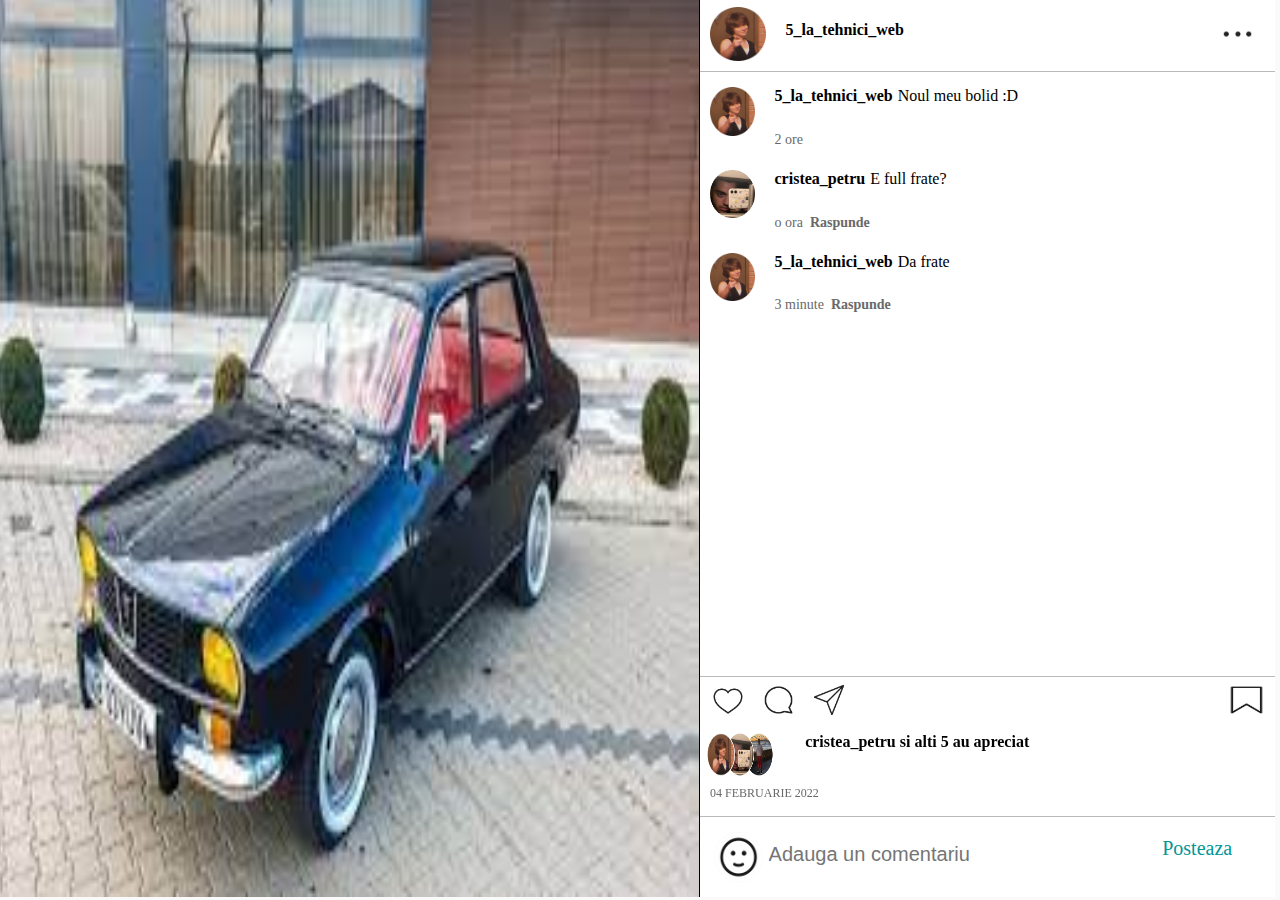
<file: TW_tema-main/HTML/4thPhoto.html>
<!DOCTYPE html>

<html lang="ro">

    <head>
        <title>INSTAgrame</title>

        <meta name="viewport" content="width=device-width, initial-scale=1.0"/>

        <meta charset="UTF-8"/>

        <meta name="author" content="Denis"/>

        <link rel="stylesheet" type="text/css" href="../CSS/style.css"/>
    </head>

    <body>
        <div style="width: 100vw; height: 100vh; position: fixed; margin-left: -1vw; margin-top: -1.2vh;">
            <div class="mainDisplayFlex">
                <div style="height: 100%; width: 55%; border-right: solid black 2px;">
                    <img src="../Images/Profile/dacia.jpg" alt="ferrari" style="width: 100.1%; height: 100%;">
                </div>

                <div class="rightColumn">
                    <div style="display: flex; height: 6%; margin-top: 10px; padding-bottom: 10px; border-bottom: solid rgb(185, 185, 185) 1px;">
                        <div style="height: 100%; width: 10%; margin-left: 10px;">
                            <a href="">
                                <img src="../Images/Profile/toomanycooksmini.png" width="100%" height="100%">
                            </a>
                        </div>

                        <div style="height: 100%; width: 80%;">
                            <div style="position: relative; top: 25%; display: inline; font-weight: bold; margin-left: 20px; height: 100%; width: 100%;">
                                <a href="" style="color: black; text-decoration: none;">5_la_tehnici_web</a>
                            </div>
                        </div>

                        <div style="height: 100%; width: 10%; margin-right: 10px;">
                            <img src="../Images/Icons/moreButton.png" width="100%" height="100%">
                        </div>
                    </div>

                    <div style="height: 72%; width: 100%; display: flex; flex-direction: column; margin-left: 10px;">
                        
                        <div style="display: flex; flex-direction: row; width: 100%; height: 10%; padding-top: 15px; padding-bottom: 7.5px;">
                            <div style="height: 100%; width: 8%;">
                                <img src="../Images/Profile/toomanycooksmini.png" style="width: 100%; height: 80%;">
                            </div>

                            <div style="height: 100%; width: 92%; display: flex; flex-direction: column; margin-left: 20px;">
                                <div style="width: 100%; height: 100%; display: flex; flex-direction: row;">
                                    <div style="height: 100%; font-weight: bold; margin-right: 5px;">
                                        <a href="" style="text-decoration: none; color: black;">5_la_tehnici_web</a>
                                    </div>

                                    <div style="height: 100%; ">
                                       Noul meu bolid :D
                                    </div>
                                </div>

                                <div style="font-size: 14px; color: rgb(105, 105, 105); margin-top: 5px;">
                                    2 ore
                                </div>
                            </div>
                        </div>

                        <div style="display: flex; flex-direction: row; width: 100%; height: 10%; padding-top: 15px; padding-bottom: 7.5px;">
                            <div style="height: 100%; width: 8%;">
                                <img src="../Images/Profile/cristea_petru.png" style="width: 100%; height: 80%;">
                            </div>

                            <div style="height: 100%; width: 92%; display: flex; flex-direction: column; margin-left: 20px;">
                                <div style="width: 100%; height: 100%; display: flex; flex-direction: row;">
                                    <div style="height: 100%; font-weight: bold; margin-right: 5px;">
                                        <a href="" style="text-decoration: none; color: black;">cristea_petru</a>
                                    </div>

                                    <div style="height: 100%;">
                                        E full frate?
                                    </div>
                                </div>

                                <div style="font-size: 14px; color: rgb(105, 105, 105); margin-top: 5px;">
                                    o ora&nbsp;&nbsp;<b>Raspunde</b>
                                </div>
                            </div>
                        </div>

                        <div style="display: flex; flex-direction: row; width: 100%; height: 10%; padding-top: 15px; padding-bottom: 7.5px;">
                            <div style="height: 100%; width: 8%;">
                                <img src="../Images/Profile/toomanycooksmini.png" style="width: 100%; height: 80%;">
                            </div>

                            <div style="height: 100%; width: 92%; display: flex; flex-direction: column; margin-left: 20px;">
                                <div style="width: 100%; height: 100%; display: flex; flex-direction: row;">
                                    <div style="height: 100%; font-weight: bold; margin-right: 5px;">
                                        <a href="" style="text-decoration: none; color: black;">5_la_tehnici_web</a>
                                    </div>

                                    <div style="height: 100%;">
                                        Da frate
                                    </div>
                                </div>

                                <div style="font-size: 14px; color: rgb(105, 105, 105); margin-top: 5px;">
                                    3 minute&nbsp;&nbsp;<b>Raspunde</b>
                                </div>
                            </div>
                        </div>

                    </div>

                    <div style="display: flex; flex-direction: row; height: 4%; border-top: solid rgb(185, 185, 185) 1px; padding-top: 5px; padding-bottom: 5px;">
                        <div style="width: 90%; height: 100%;">
                            <div style="height: 100%; width: 100%; margin: 0px 0px 0px 10px;">
                                <img src="../Images/Icons/likeIcon.png" style="width: 7%; height: 100%; margin-right: 10px;">
                                <img src="../Images/Icons/commentIcon.png" style="width: 7%; height: 100%; margin-right: 10px;">
                                <img src="../Images/Icons/sentIcon.png" style="width: 7%; height: 100%;">
                            </div>
                        </div>

                        <div style="width: 10%; height: 100%;">
                            <img src="../Images/Icons/bookmarkIcon.png" style="width: 100%; height: 100%;">
                        </div>
                    </div>

                    <div style="border-bottom: solid rgb(185, 185, 185) 1px;; display: flex; flex-direction: column; height: 11%;">
                        <div style="display: flex; flex-direction: row; width: 100%; height: 70%; margin-left: 10px; margin-top: 10px; font-family: Georgia, serif;">
                            <div style="width: 20%; padding-bottom: 15px;">
                                <img src="../Images/Profile/cringanu_denis_white.png" style="position: relative; right: -30%; height: 100%; width: 25%;">
                                <img src="../Images/Profile/cristea_petru_white.png" style="position: relative; right: 15%; height: 100%; width: 25%;">
                                <img src="../Images/Profile/tmcc.png" style="position: relative; right: 60%; height: 100%; width: 25%;">
                            </div>

                            <div style="width: 80%; position: relative; left: -20px; top: 0px; font-weight: bold;">
                                cristea_petru si alti 5 au apreciat
                            </div>
                        </div>

                        <div style="width: 100%; height: 30%; color: rgb(105, 105, 105); margin-left: 10px; font-size: 12px; position: relative; top: -5px;">
                            04 FEBRUARIE 2022
                        </div>
                    </div>

                    <div style="display: flex; flex-direction: row; height: 7%; margin-left: 10px; padding-top: 10px; padding-bottom: 10px;">
                        <div style="height: 100%; width: 10%;">
                            <img src="../Images/Icons/emojiIcon.png" style="height: 100%; width: 100%;">
                        </div>

                        <div style="height: 100%; width: 70%;">
                            <input type="text" style="height: 90%; width: 98%; border: none; font-size: 20px;" placeholder="Adauga un comentariu">
                        </div>

                        <div style="height: 100%; width: 20%; font-size: 20px; padding-top: 10px; color: rgb(2, 150, 150);">
                            Posteaza
                        </div>
                    </div>
                </div>
            </div>
        </div>

    </body>

</html>
</file>
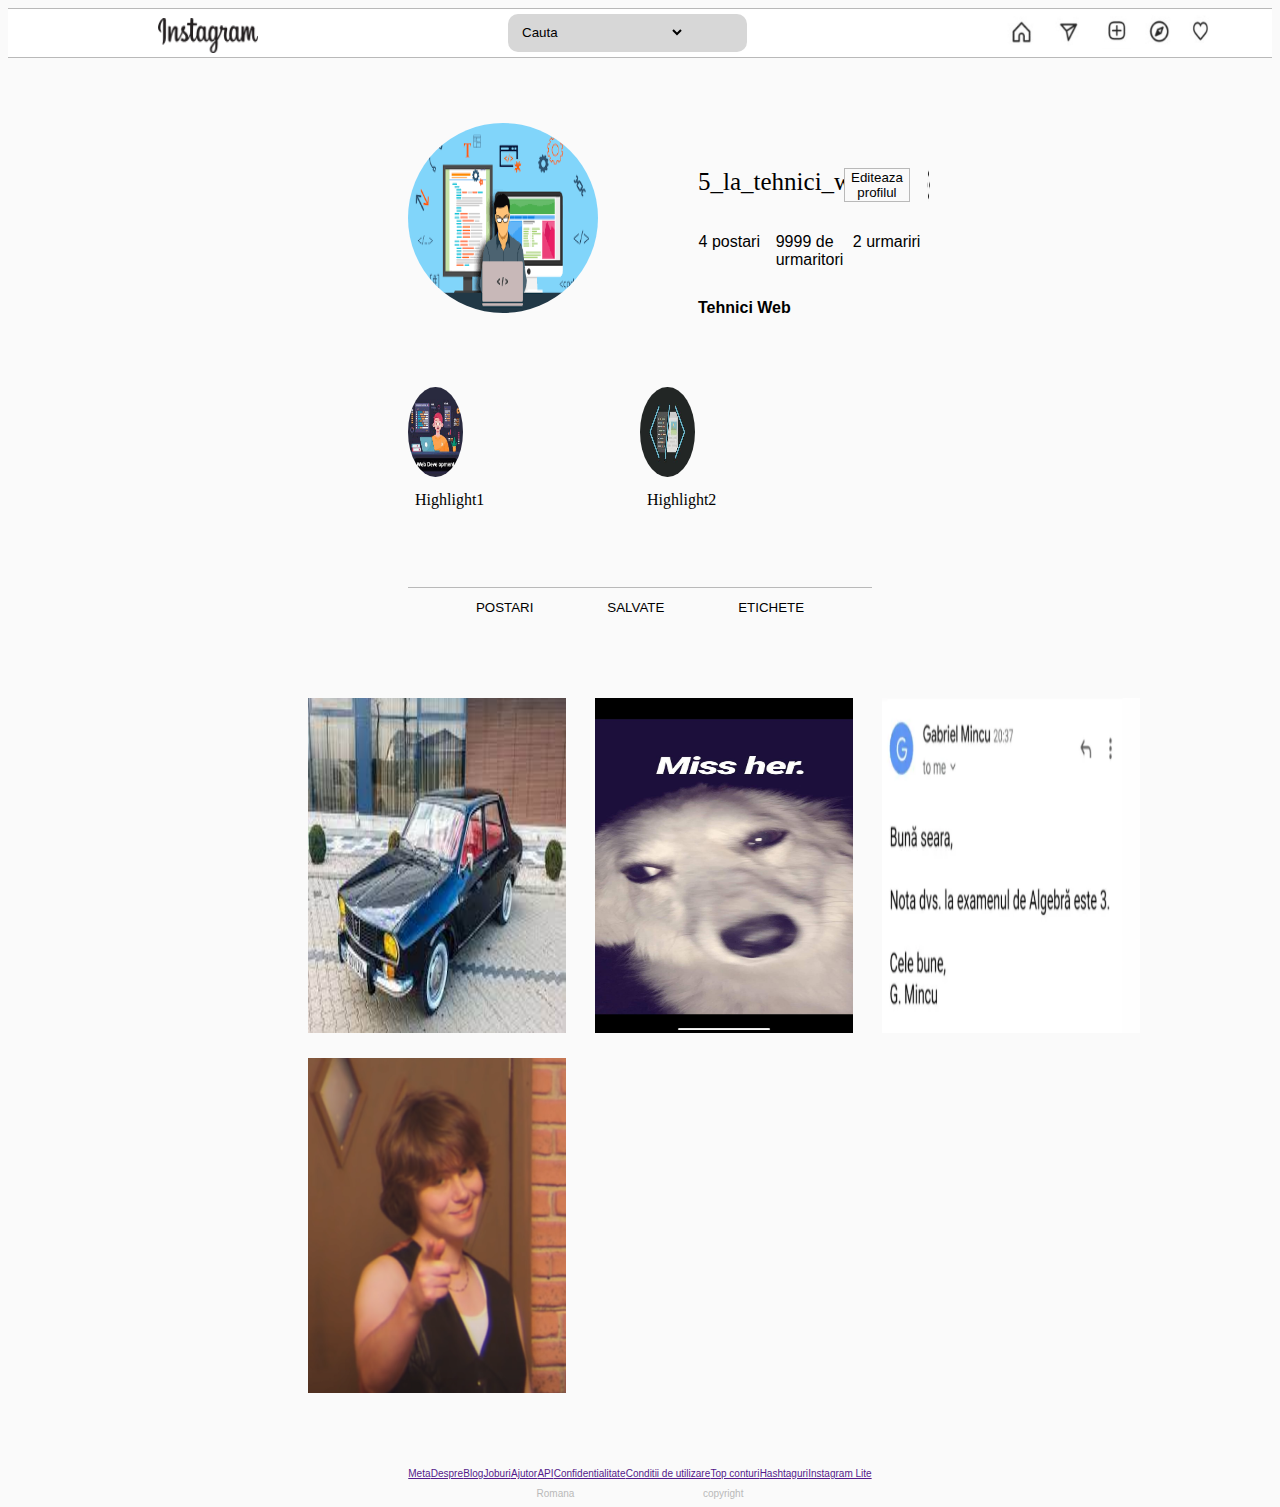
<file: TW_tema-main/insta/insta.html>
<!DOCTYPE html>
<html>
<head>
  <meta name="viewport" content="width=device-width, initial-scale=1.0">
  <link rel="stylesheet" type="text/css" href="../CSS/style.css"/>
<script src="../Javascript/clickOnImage.js"></script>
<title>INSTAgrame</title>
<style>
  @media screen and (max-width: 1050px) {
  div{
    font-size: 10px;
  }
  @media screen and (max-width: 1050px){
    button{
      font-size: 10px;
    }
  }
    
}

.navbar {
  border: solid;
  border-color: rgb(185, 185, 185);
  border-left: black;
  border-right: black;
  border-width: 1px;
  overflow: hidden;
  background-color: rgb(255, 255, 255);
  position: sticky;
  top: 0;
}

</style>
</head>
<body style="background-color:rgb(250,250,250);">
  <div class="navbar" style="display: flex;"> 
    <div><img src="insta.png" alt="insta" style="width: 20%; height: 35px; margin-right: 350px; margin-top: 9px; margin-left: 150px;"></div>
    <div style="margin-right: -40px; margin-top: 5px; background-color: rgb(215, 215, 215); border-radius: 10px; width: 90%; margin-bottom: 5px;">
      <select name="cautari" style="background-color: rgb(215, 215, 215); border: none; margin: 10px;  overflow: hidden; width: 70%;">
            <option style="display:none;">Cauta</option>
            <option value="denis" style="background-color: rgb(215, 215, 215);">petru.theodor</option>
            <option value="denis" style="background-color: rgb(215, 215, 215);">cringanu.denis</option>
            <option value="messi" style="background-color: rgb(215, 215, 215);">lewisHamilton</option>
      </select>
    </div>
    <div style="display: flex; margin-left: 300px; width: 100%;">
      <div><a href=""><img src="casuta.jpeg" alt="casuta" style="width: 70%; height: 35px; margin-right: 9px; margin-top: 5px;"></a></div> 
      <div><a href=""><img src="forward.jpeg" alt="forward" style="width: 70%; height: 35px; margin-right: 9px; margin-top: 5px;"></a></div>
      <div><a href=""><img src="plus.jpeg" alt="plus" style="width: 70%; height: 35px; margin-right: 9px; margin-top: 5px;"></a></div>
      <div><a href=""><img src="busola.jpeg" alt="busola" style="width: 70%; height: 35px; margin-right: 9px; margin-top: 5px;"></a></div>
      <div><a href=""><img src="inima.jpeg" alt="inima" style="width: 70%; height: 35px; margin-top: 6px;"></a></div>
  </div>
</div>
<div style="margin-left: 400px; margin-right: 400px; margin-top: 65px; background-color:rgb(250,250,250); width: 10%px; display: flex; flex-direction: column;">
    <div style="display:flex; flex-direction: row;">
      <div style="margin-right: 100px;"><img src="web_develop.png" alt="web_dev" style="width: 190px; height: 190px; border-radius: 50%;"></div>
      <div style="display: flex; flex-direction: column; width: 50%;"> 
        <div style="display: flex; flex-direction: row; height: 20px; margin-top: 30px; width:100%;">
           <div style="margin-top: 15px; margin-right:30px; font-size: 25px;  width: 50%;">5_la_tehnici_web</div>
           <div style="font-size: large; margin-top: 15px; height: 25px; margin-right: 25px;  width: 25%;"><button  style="background-color: rgb(250, 250, 250); border:solid; border-width: 1px; border-color: rgb(185, 185, 185);">Editeaza profilul</button></div>
           <div><a href=""><img src="setari.jpeg" alt="setari" style="height: 35px; margin-top: 15px;  width: 85%;"></a></div>
        </div>
        <div style="display: flex; flex-direction: row; margin-top: 60px; justify-content: space-evenly">
            <div style="font-family: Verdana, Geneva, Tahoma, sans-serif; width: 33%;">4 postari</div>
            <div style="font-family: Verdana, Geneva, Tahoma, sans-serif; width: 33%;">9999 de urmaritori</div>
            <div style="font-family: Verdana, Geneva, Tahoma, sans-serif; width: 33%;">2 urmariri</div>
        </div>
        <div style="margin-top: 30px; font-family: Verdana, Geneva, Tahoma, sans-serif; font-weight: bold;">Tehnici Web</div>
      </div>
    </div>
    <div style="width: 100%; height: 200px; margin-top: 70px; display: flex; flex-direction: row; border-bottom: solid; border-width: 1px; border-color: rgb(185, 185, 185);">
        <div style="display: flex; flex-direction: column; width: 100%;">
           <div style="margin-right: 50px;"><a href=""><img src="h1.jfif" alt="h1" style="width:30%;height: 90px; border-radius: 50%;"></a></div>
           <div style="margin-top: 10px; margin-left: 7px;">Highlight1</div>
        </div>
        <div style="display: flex; flex-direction: column; width: 100%;">
          <div style="margin-right: 50px;"><a href=""><img src="h2.jfif" alt="h2" style="width:30%; height: 90px; border-radius: 50%;"></a></div>
          <div style="margin-top: 10px; margin-left: 7px;">Highlight2</div>
        </div>    
    </div>
    <div style=" width: 100%; font-family: Verdana, Geneva, Tahoma, sans-serif; height: 50px; margin-top: 10px; display: flex; flex-direction: row; justify-content: space-evenly;">
        <div> <button  style="background-color: rgb(250, 250, 250);border: 0px;">POSTARI</button></div>
        <div> <button  style="background-color: rgb(250, 250, 250);border: 0px;">SALVATE</button></div>
        <div> <button  style="background-color: rgb(250, 250, 250); border: 0px;">ETICHETE</button></div>
    </div>
    <div style="font-family: Verdana, Geneva, Tahoma, sans-serif; display: flex; justify-content:space-between; flex-wrap: wrap; margin: 50px -100px 50px -100px; width: 65vw;">
      
        <img src="../Images/Profile/dacia.jpg" onclick="openImage(4)" alt="image" id="image1" width="31%" height="335px" style="margin-bottom: 3%;">
  
        <img src="../Images/Profile/spartaca.jpeg" onclick="openImage(3)" alt="image" id="image2" width="31%" height="335px" style="margin-bottom: 3%;">
  
        <img src="../Images/Post/restanta.png" onclick="openImage(2)" alt="image" id="image3" width="31%" height="335px" style="margin-bottom: 3%;">
  
        <img src="../Images/Profile/toomanycooks.png" onclick="openImage(1)" alt="image" id="image3" width="31%" height="335px" style="margin-bottom: 3%;">
  
        <div id="frameDivID" class="frameDiv">
            <div class="frameDivChild">
                <div class="mainDisplay">
                    <iframe src="../HTML/1stPhoto.html" id="photo_1" width="100%" height="100%"></iframe>
  
                    <iframe src="../HTML/2ndPhoto.html" id="photo_2" width="100%" height="100%"></iframe>
  
                    <iframe src="../HTML/3rdPhoto.html" id="photo_3" width="100%" height="100%"></iframe>
  
                    <iframe src="../HTML/4thPhoto.html" id="photo_4" width="100%" height="100%"></iframe>
                </div>
                  
              </div>
  
              <div class="exitButton">
                  <img src="../Images/Icons/closeIcon.png" onclick="closeImage()" style="width: 100%; height: 100%;">
              </div>
          </div>
  
  
      </div>
    <div style="display: flex; justify-content: space-evenly; font-family: Verdana, Geneva, Tahoma, sans-serif; font-size: 10px; color: rgb(185, 185, 185)">
        <div> <a href="">Meta</a></div>
        <div> <a href="">Despre </a></div>
        <div> <a href="">Blog</a></div>
        <div> <a href="">Joburi</a></div>
        <div> <a href="">Ajutor</a></div>
        <div> <a href="">API</a></div>
        <div> <a href="">Confidentialitate</a></div>
        <div> <a href="">Conditii de utilizare</a></div>
        <div> <a href="">Top conturi</a></div>
        <div> <a href="">Hashtaguri</a></div>
        <div> <a href="">Instagram Lite</a></div>
    </div>
    <div style="font-family: Verdana, Geneva, Tahoma, sans-serif; display: flex; flex-direction: row; justify-content: space-evenly; margin-top: 9px; font-size: 10px; color: rgb(185, 185, 185)">
        <div>Romana</div>
        <div>copyright</div>
    </div>
</div>
</body>
</html>
</file>
<file: CSS/style.css>
body{
    background-color:rgb(250, 250, 250);
}

.frameDiv{
    display: none; 
    position: absolute; 
    height: 100vh; 
    width: 100vw; 
    top: 0; 
    left: 0; 
    background-color: rgba(0,0,0,.65); 
    position: fixed;
}

.frameDivChild{
    display: flex; 
    width: 100%; 
    height: 100%; 
    align-items: center;
}

.mainDisplay {
    display: block; 
    margin: auto; 
    width: 70%; 
    height: 85%;
}

.mainDisplayFlex{
    display: flex; 
    width: 100%; 
    height: 100%;
}

.exitButton{
    position: absolute; 
    right: 40px; 
    top: 20px; 
    height: 40px; 
    width: 40px;
}

.rightColumn{
    background-color: white; 
    display: flex; 
    height: 100%;
    width: 45%; 
    flex-direction: column;
}

#photo_1{
    border: none;
    display: none;
}

#photo_2{
    border: none;
    display: none;
}

#photo_3{
    border: none;
    display: none;
}

#photo_4{
    border: none;
    display: none;
}
</file>
<file: TW_tema-main/CSS/style.css>
body{
    background-color:rgb(250, 250, 250);
}

.frameDiv{
    display: none; 
    position: absolute; 
    height: 100vh; 
    width: 100vw; 
    top: 0; 
    left: 0; 
    background-color: rgba(0,0,0,.65); 
    position: fixed;
}

.frameDivChild{
    display: flex; 
    width: 100%; 
    height: 100%; 
    align-items: center;
}

.mainDisplay {
    display: block; 
    margin: auto; 
    width: 70%; 
    height: 85%;
}

.mainDisplayFlex{
    display: flex; 
    width: 100%; 
    height: 100%;
}

.exitButton{
    position: absolute; 
    right: 40px; 
    top: 20px; 
    height: 40px; 
    width: 40px;
}

.rightColumn{
    background-color: white; 
    display: flex; 
    height: 100%;
    width: 45%; 
    flex-direction: column;
}

#photo_1{
    border: none;
    display: none;
}

#photo_2{
    border: none;
    display: none;
}

#photo_3{
    border: none;
    display: none;
}

#photo_4{
    border: none;
    display: none;
}
</file>
